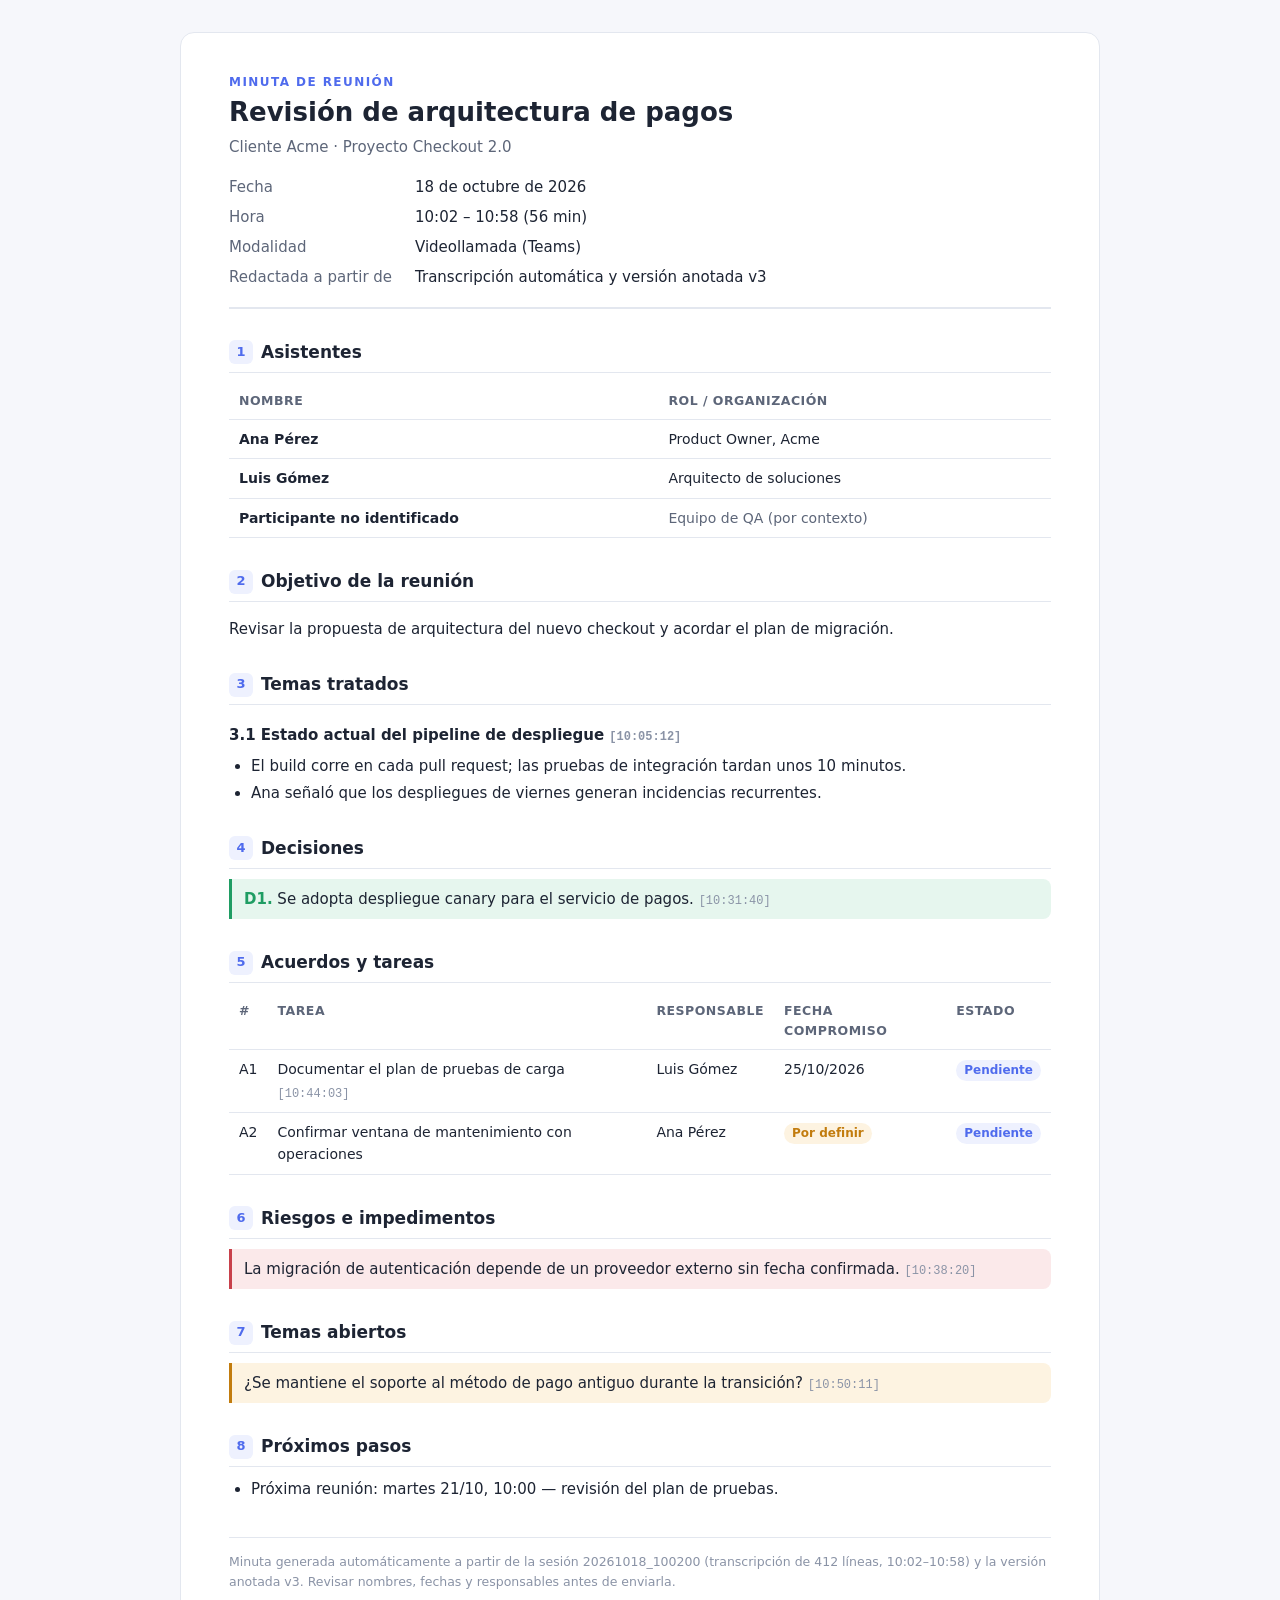
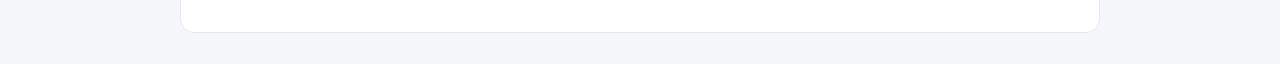
<file: templates/minutes_template.html>
<!DOCTYPE html>
<!--
  Minutes template for minutes.py. Copy the CSS and the structure; replace ALL the example
  content. Section headings go in the language of the meeting (examples below in Spanish,
  with the English equivalent in comments). Class names must stay as they are: the app
  counts decisions and actions from them.
-->
<html lang="es">
<head>
<meta charset="UTF-8">
<meta name="viewport" content="width=device-width, initial-scale=1.0">
<title>Minuta — Revisión de arquitectura de pagos — 2026-10-18</title>
<style>
  :root {
    --bg: #f6f7fb; --paper: #ffffff; --ink: #1d2433; --muted: #5d6679; --faint: #8a93a6;
    --line: #e3e7ef; --accent: #4f6bed; --accent-soft: #eef1fe;
    --ok: #1f9d63; --ok-soft: #e6f6ee; --warn: #c27c0e; --warn-soft: #fdf3e1;
    --risk: #c8414b; --risk-soft: #fbe9ea;
  }
  @media (prefers-color-scheme: dark) {
    :root {
      --bg: #0f1218; --paper: #161a22; --ink: #e6e9f0; --muted: #a3abbc; --faint: #737c8f;
      --line: #262c38; --accent: #8098ff; --accent-soft: #1d2440;
      --ok: #4cc38a; --ok-soft: #14291f; --warn: #e3a643; --warn-soft: #2d2412;
      --risk: #ef6b74; --risk-soft: #301619;
    }
  }
  * { box-sizing: border-box; }
  body { margin: 0; background: var(--bg); color: var(--ink);
         font: 15px/1.6 "Segoe UI Variable Text", "Segoe UI", system-ui, Roboto, sans-serif; }
  .page { max-width: 920px; margin: 32px auto; padding: 40px 48px; background: var(--paper);
          border: 1px solid var(--line); border-radius: 14px; }
  header { border-bottom: 2px solid var(--line); padding-bottom: 18px; margin-bottom: 8px; }
  .kicker { text-transform: uppercase; letter-spacing: .12em; font-size: 12px; color: var(--accent); font-weight: 600; }
  h1 { margin: 4px 0 6px; font-size: 26px; line-height: 1.25; }
  .subtitle { color: var(--muted); margin: 0; }
  h2 { font-size: 17px; margin: 30px 0 10px; padding-bottom: 6px; border-bottom: 1px solid var(--line);
       display: flex; align-items: center; gap: 8px; }
  h2 .n { display: inline-grid; place-items: center; width: 24px; height: 24px; border-radius: 6px;
          background: var(--accent-soft); color: var(--accent); font-size: 13px; }
  h3 { font-size: 15px; margin: 18px 0 4px; }
  dl.meta { display: grid; grid-template-columns: 170px 1fr; gap: 6px 16px; margin: 16px 0 0; }
  dl.meta dt { color: var(--muted); }
  dl.meta dd { margin: 0; }
  ul { padding-left: 22px; margin: 6px 0; }
  li { margin: 3px 0; }
  .ts { font-family: "Cascadia Mono", Consolas, ui-monospace, monospace; font-size: 12px; color: var(--faint);
        white-space: nowrap; }
  table { width: 100%; border-collapse: collapse; margin: 8px 0; font-size: 14px; }
  th, td { text-align: left; padding: 8px 10px; border-bottom: 1px solid var(--line); vertical-align: top; }
  th { color: var(--muted); font-weight: 600; font-size: 12.5px; text-transform: uppercase; letter-spacing: .04em; }
  .attendees td:first-child { font-weight: 600; }
  .decision { background: var(--ok-soft); border-left: 3px solid var(--ok); padding: 8px 12px;
              border-radius: 0 8px 8px 0; margin: 8px 0; }
  .decision b { color: var(--ok); }
  .risk { background: var(--risk-soft); border-left: 3px solid var(--risk); padding: 8px 12px;
          border-radius: 0 8px 8px 0; margin: 8px 0; }
  .open { background: var(--warn-soft); border-left: 3px solid var(--warn); padding: 8px 12px;
          border-radius: 0 8px 8px 0; margin: 8px 0; }
  .pill { display: inline-block; padding: 1px 8px; border-radius: 999px; font-size: 12px; font-weight: 600; }
  .pill.todo { background: var(--accent-soft); color: var(--accent); }
  .pill.tbd { background: var(--warn-soft); color: var(--warn); }
  .muted { color: var(--muted); }
  footer { margin-top: 36px; padding-top: 14px; border-top: 1px solid var(--line); color: var(--faint); font-size: 12.5px; }
  @media print { body { background: #fff; } .page { border: 0; margin: 0; padding: 0; } }
</style>
</head>
<body>
<article class="page">

  <header>
    <div class="kicker">Minuta de reunión</div>  <!-- EN: Meeting minutes -->
    <h1>Revisión de arquitectura de pagos</h1>
    <p class="subtitle">Cliente Acme · Proyecto Checkout 2.0</p>
    <dl class="meta">
      <dt>Fecha</dt><dd>18 de octubre de 2026</dd>                                   <!-- Date -->
      <dt>Hora</dt><dd>10:02 – 10:58 (56 min)</dd>                                 <!-- Time -->
      <dt>Modalidad</dt><dd>Videollamada (Teams)</dd>                               <!-- Format -->
      <dt>Redactada a partir de</dt><dd>Transcripción automática y versión anotada v3</dd>  <!-- Prepared from -->
    </dl>
  </header>

  <h2><span class="n">1</span>Asistentes</h2>  <!-- Attendees -->
  <table class="attendees">
    <tr><th>Nombre</th><th>Rol / organización</th></tr>
    <tr><td>Ana Pérez</td><td>Product Owner, Acme</td></tr>
    <tr><td>Luis Gómez</td><td>Arquitecto de soluciones</td></tr>
    <tr><td>Participante no identificado</td><td class="muted">Equipo de QA (por contexto)</td></tr>
  </table>

  <h2><span class="n">2</span>Objetivo de la reunión</h2>  <!-- Purpose -->
  <p>Revisar la propuesta de arquitectura del nuevo checkout y acordar el plan de migración.</p>

  <h2><span class="n">3</span>Temas tratados</h2>  <!-- Topics discussed -->
  <h3>3.1 Estado actual del pipeline de despliegue <span class="ts">[10:05:12]</span></h3>
  <ul>
    <li>El build corre en cada pull request; las pruebas de integración tardan unos 10 minutos.</li>
    <li>Ana señaló que los despliegues de viernes generan incidencias recurrentes.</li>
  </ul>

  <h2><span class="n">4</span>Decisiones</h2>  <!-- Decisions -->
  <div class="decision"><b>D1.</b> Se adopta despliegue canary para el servicio de pagos. <span class="ts">[10:31:40]</span></div>

  <h2><span class="n">5</span>Acuerdos y tareas</h2>  <!-- Action items -->
  <table class="actions">
    <tr><th>#</th><th>Tarea</th><th>Responsable</th><th>Fecha compromiso</th><th>Estado</th></tr>
    <tr class="action"><td>A1</td><td>Documentar el plan de pruebas de carga <span class="ts">[10:44:03]</span></td>
        <td>Luis Gómez</td><td>25/10/2026</td><td><span class="pill todo">Pendiente</span></td></tr>
    <tr class="action"><td>A2</td><td>Confirmar ventana de mantenimiento con operaciones</td>
        <td>Ana Pérez</td><td><span class="pill tbd">Por definir</span></td><td><span class="pill todo">Pendiente</span></td></tr>
  </table>

  <h2><span class="n">6</span>Riesgos e impedimentos</h2>  <!-- Risks and blockers -->
  <div class="risk">La migración de autenticación depende de un proveedor externo sin fecha confirmada. <span class="ts">[10:38:20]</span></div>

  <h2><span class="n">7</span>Temas abiertos</h2>  <!-- Open questions -->
  <div class="open">¿Se mantiene el soporte al método de pago antiguo durante la transición? <span class="ts">[10:50:11]</span></div>

  <h2><span class="n">8</span>Próximos pasos</h2>  <!-- Next steps -->
  <ul>
    <li>Próxima reunión: martes 21/10, 10:00 — revisión del plan de pruebas.</li>
  </ul>

  <footer>
    Minuta generada automáticamente a partir de la sesión 20261018_100200 (transcripción de 412 líneas, 10:02–10:58)
    y la versión anotada v3. Revisar nombres, fechas y responsables antes de enviarla.
  </footer>
</article>
</body>
</html>
</file>
